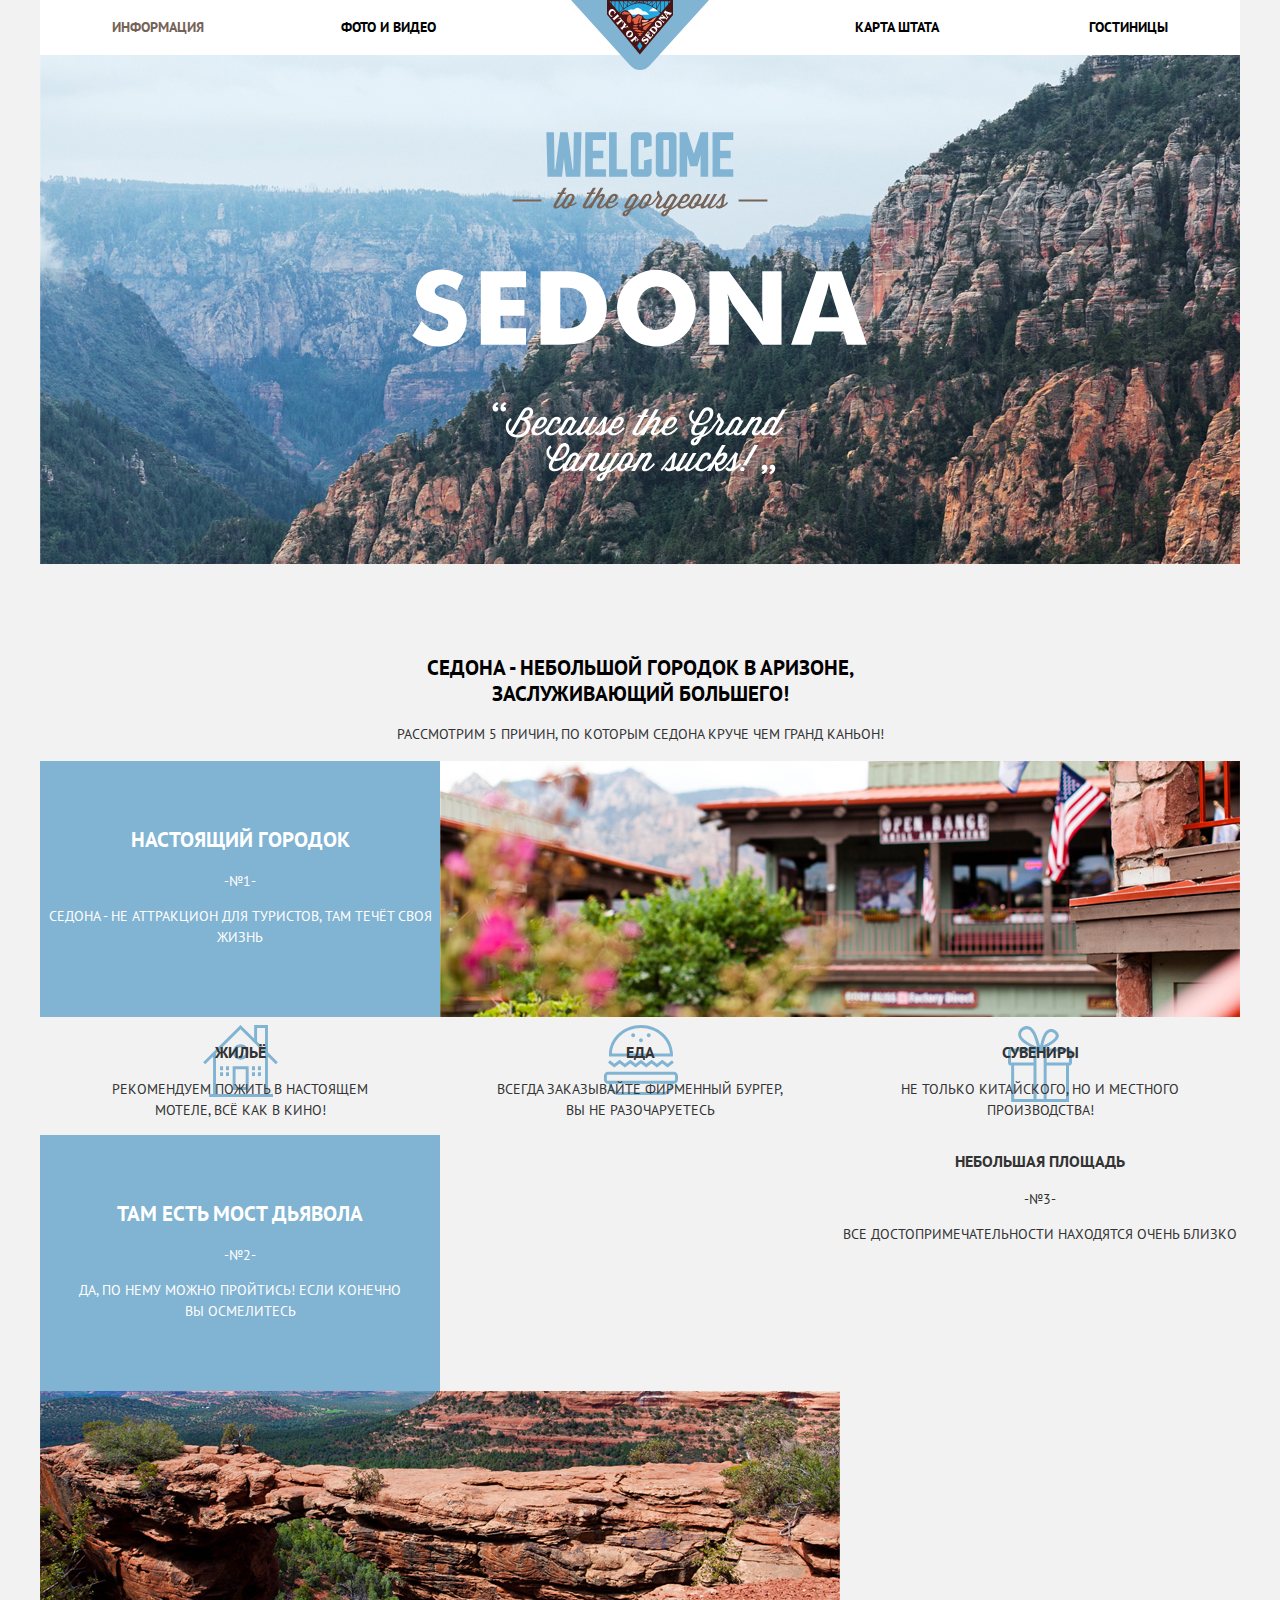
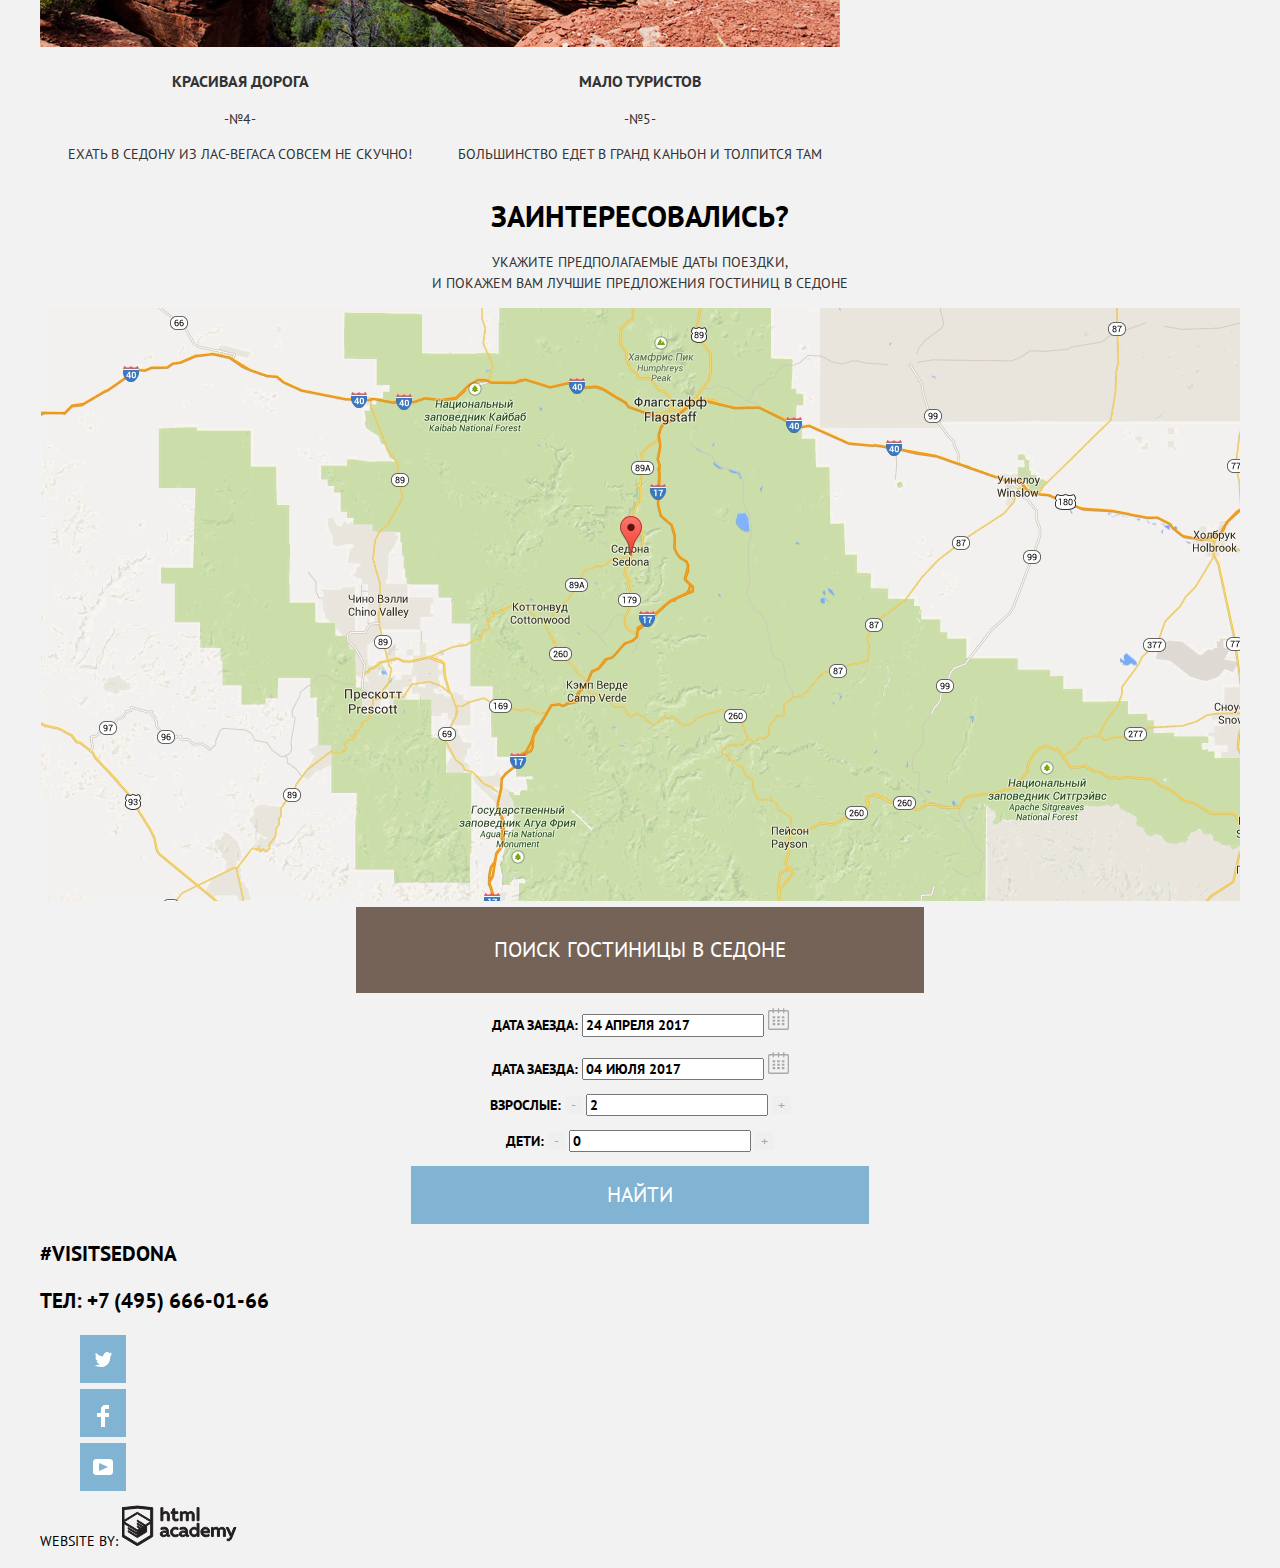
<file: index.html>
<!DOCTYPE html>
<html class="page" lang="ru">

<head>
  <meta charset="utf-8" />
  <title>HTML Academy: Седона</title>
  <link href="https://fonts.googleapis.com/css2?family=PT+Sans:wght@400;700&display=swap" rel="stylesheet" />
  <link rel="stylesheet" href="css/normalize.css" />
  <link rel="stylesheet" href="css/style.css" />
</head>

<body class="page-body">
  <div class="container">
    <header class="main-header">
      <nav class="main-navigator">
        <a class="main-header-logo">
          <img src="img/logo.svg" alt="главный логотип" width="138" height="70">
        </a>
        <ul class="site-navigation">
          <li><a class="information" href="#">Информация</a></li>
          <li><a class="" href="#">Фото и Видео</a></li>
          <li><a class="" href="#">Карта штата</a></li>
          <li><a class="" href="hotels.html">Гостиницы</a></li>
        </ul>
      </nav>
    </header>
    <main class="center">
      <section class="features-welcome">
        <div class="features-img">
          <img src="img/welcome1.svg" width="456" height="350" alt="Приветствие Седона" />
        </div>
        <h1>
          Седона - небольшой городок в аризоне,<br />
          заслуживающий большего!
        </h1>
      </section>
      <section class="features">
        <p>Рассмотрим 5 причин, по которым Седона круче чем Гранд Каньон!</p>
        <ul class="feature-list">
          <li class="feature-list-big">
            <div class="feature-item-blue">
              <h3>Настоящий городок</h3>
              <p>-№1-</p>
              <p>Седона - не аттракцион для туристов, там течёт своя жизнь</p>
            </div>
            <div>
              <img src="img/image1.jpg" width="800" height="256" alt="Городок" />
            </div>
            <ul class="feature-item-inner">
              <li class="feature-item house">
                <h3>Жильё</h3>
                <p>
                  Рекомендуем пожить в настоящем<br />
                  мотеле, всё как в кино!
                </p>
              </li>
              <li class="feature-item food">
                <h3>Еда</h3>
                <p>
                  Всегда заказывайте фирменный бургер,<br />
                  вы не разочаруетесь
                </p>
              </li>
              <li class="feature-item souvenir">
                <h3>Сувениры</h3>
                <p>
                  Не только китайского, но и местного<br />
                  производства!
                </p>
              </li>
            </ul>
          </li>
          <li>
            <div class="feature-item-blue">
              <h3>Там есть мост дьявола</h3>
              <p>-№2-</p>
              <p>
                Да, по нему можно пройтись! Если конечно<br />
                вы осмелитесь
              </p>
            </div>
            <div>
              <img src="img/image2.jpg" width="800" height="256" alt="Мост дьявола" />
            </div>
          </li>
          <li class="feature-item">
            <h3>Небольшая площадь</h3>
            <p>-№3-</p>
            <p>все достопримечательности находятся очень близко</p>
          </li>
          <li class="feature-item">
            <h3>Красивая дорога</h3>
            <p>-№4-</p>
            <p>ехать в седону из лас-вегаса совсем не скучно!</p>
          </li>
          <li class="feature-item">
            <h3>Мало туристов</h3>
            <p>-№5-</p>
            <p>большинство едет в гранд каньон и толпится там</p>
          </li>
        </ul>
      </section>
      <section class="map-registration">
        <h2>Заинтересовались?</h2>
        <p>
          Укажите предполагаемые даты поездки,<br />и покажем Вам лучшие
          предложения гостиниц в Седоне
        </p>
      </section>
      <!-- блок с добавлением карты css -->
      <section class="map-registration">
        <img src="img/map.png" width="1199" height="594" alt="Карта Седоны" />
        <div>
          <button class="button-search" type="button">
            Поиск гостиницы в Седоне
          </button>
          <p>
            <label class="label-search">Дата заезда:</label>
            <input class="input-search" type="text" value="24 апреля 2017" />
            <svg width="21" height="23" viewBox="0 0 21 23" fill="none" xmlns="http://www.w3.org/2000/svg">
              <path fill-rule="evenodd" clip-rule="evenodd"
                d="M16.406 3.02498H19.251C20.217 3.02498 21 3.84698 21 4.86198V21.164C21 22.179 20.217 23 19.251 23H1.75C0.784 23 0 22.179 0 21.164V4.86198C0 3.84698 0.784 3.02498 1.75 3.02498H4.593V1.64798C4.593 1.26698 4.887 0.958984 5.25 0.958984C5.612 0.958984 5.906 1.26698 5.906 1.64798V3.02498H9.844V1.64798C9.844 1.26698 10.138 0.958984 10.501 0.958984C10.862 0.958984 11.156 1.26698 11.156 1.64798V3.02498H15.094V1.64798C15.094 1.26698 15.387 0.958984 15.75 0.958984C16.112 0.958984 16.406 1.26698 16.406 1.64798V3.02498ZM19.5646 21.484C19.6466 21.3979 19.691 21.2828 19.688 21.164H19.689V4.86198C19.689 4.60898 19.493 4.40298 19.252 4.40298H16.407V5.78098C16.407 6.16198 16.113 6.46998 15.751 6.46998C15.388 6.46998 15.095 6.16198 15.095 5.78098V4.40298H11.157V5.78098C11.157 6.16198 10.863 6.46998 10.502 6.46998C10.139 6.46998 9.845 6.16198 9.845 5.78098V4.40298H5.907V5.78098C5.907 6.16198 5.613 6.46998 5.251 6.46998C4.888 6.46998 4.594 6.16198 4.594 5.78098V4.40298H1.75C1.50263 4.40953 1.30696 4.61458 1.312 4.86198V21.164C1.30696 21.4114 1.50263 21.6164 1.75 21.623H19.251C19.3698 21.6201 19.4826 21.5701 19.5646 21.484Z"
                fill="#A9A9A9" />
              <path fill-rule="evenodd" clip-rule="evenodd"
                d="M4.59399 9.2251H7.21899V11.2911H4.59399V9.2251ZM4.59399 12.6681H7.21899V14.7351H4.59399V12.6681ZM7.21899 16.1121H4.59399V18.1781H7.21899V16.1121ZM9.18799 16.1121H11.813V18.1781H9.18799V16.1121ZM11.813 12.6681H9.18799V14.7351H11.813V12.6681ZM9.18799 9.2251H11.813V11.2911H9.18799V9.2251ZM16.406 16.1121H13.781V18.1781H16.406V16.1121ZM13.781 12.6681H16.406V14.7351H13.781V12.6681ZM16.406 9.2251H13.781V11.2911H16.406V9.2251Z"
                fill="#A9A9A9" />
            </svg>
          </p>
          <p>
            <label class="label-search">Дата заезда:</label>
            <input class="input-search" type="text" value="04 июля 2017" />
            <svg width="21" height="23" viewBox="0 0 21 23" fill="none" xmlns="http://www.w3.org/2000/svg">
              <path fill-rule="evenodd" clip-rule="evenodd"
                d="M16.406 3.02498H19.251C20.217 3.02498 21 3.84698 21 4.86198V21.164C21 22.179 20.217 23 19.251 23H1.75C0.784 23 0 22.179 0 21.164V4.86198C0 3.84698 0.784 3.02498 1.75 3.02498H4.593V1.64798C4.593 1.26698 4.887 0.958984 5.25 0.958984C5.612 0.958984 5.906 1.26698 5.906 1.64798V3.02498H9.844V1.64798C9.844 1.26698 10.138 0.958984 10.501 0.958984C10.862 0.958984 11.156 1.26698 11.156 1.64798V3.02498H15.094V1.64798C15.094 1.26698 15.387 0.958984 15.75 0.958984C16.112 0.958984 16.406 1.26698 16.406 1.64798V3.02498ZM19.5646 21.484C19.6466 21.3979 19.691 21.2828 19.688 21.164H19.689V4.86198C19.689 4.60898 19.493 4.40298 19.252 4.40298H16.407V5.78098C16.407 6.16198 16.113 6.46998 15.751 6.46998C15.388 6.46998 15.095 6.16198 15.095 5.78098V4.40298H11.157V5.78098C11.157 6.16198 10.863 6.46998 10.502 6.46998C10.139 6.46998 9.845 6.16198 9.845 5.78098V4.40298H5.907V5.78098C5.907 6.16198 5.613 6.46998 5.251 6.46998C4.888 6.46998 4.594 6.16198 4.594 5.78098V4.40298H1.75C1.50263 4.40953 1.30696 4.61458 1.312 4.86198V21.164C1.30696 21.4114 1.50263 21.6164 1.75 21.623H19.251C19.3698 21.6201 19.4826 21.5701 19.5646 21.484Z"
                fill="#A9A9A9" />
              <path fill-rule="evenodd" clip-rule="evenodd"
                d="M4.59399 9.2251H7.21899V11.2911H4.59399V9.2251ZM4.59399 12.6681H7.21899V14.7351H4.59399V12.6681ZM7.21899 16.1121H4.59399V18.1781H7.21899V16.1121ZM9.18799 16.1121H11.813V18.1781H9.18799V16.1121ZM11.813 12.6681H9.18799V14.7351H11.813V12.6681ZM9.18799 9.2251H11.813V11.2911H9.18799V9.2251ZM16.406 16.1121H13.781V18.1781H16.406V16.1121ZM13.781 12.6681H16.406V14.7351H13.781V12.6681ZM16.406 9.2251H13.781V11.2911H16.406V9.2251Z"
                fill="#A9A9A9" />
            </svg>
          </p>
          <p>
            <label class="label-search">Взрослые:</label>
            <button type="button" class="minus">-</button>
            <input class="input-search" type="text" value="2" />
            <button type="button" class="plus">+</button>
          </p>
          <p>
            <label class="label-search">Дети:</label>
            <button class="minus">-</button>
            <input class="input-search" type="text" value="0" />
            <button class="plus">+</button>
          </p>
          <button class="button-blue" type="button">Найти</button>
        </div>
      </section>
    </main>
    <footer class="page-footer">
      <div class="footer-contacts">
        <h2>#VISITSEDONA</h2>
        <p><a href="tel:+49526660166">ТЕЛ: +7 (495) 666-01-66</a></p>
      </div>
      <div class="footer-social">
        <ul>
          <li>
            <a class="social-button" href="#">
              <svg width="17" height="17" viewBox="0 0 17 17" fill="none" xmlns="http://www.w3.org/2000/svg">
                <path
                  d="M10.95 1.14409C12.635 0.648089 13.934 1.41409 14.527 2.32309C15.2 2.09209 15.858 1.84209 16.538 1.61509C16.5249 2.30145 16.2117 2.94761 15.681 3.38309C16.366 3.55309 16.985 2.89209 16.985 2.89209C16.816 3.89209 15.979 4.68009 15.422 4.91609C15.191 11.6661 12.247 16.1331 5.34498 15.9981H4.89898C4.48898 15.9981 0.734977 15.5381 0.000976562 14.1111C2.27198 14.3071 3.89398 13.6891 4.69398 12.9341C3.73398 12.6341 2.01498 12.4571 1.71498 9.98409C2.06398 10.0901 2.27898 10.2121 2.90498 10.1031C1.70498 9.24709 0.373977 8.53009 0.447977 6.33009C0.732977 6.65809 1.51498 6.86609 1.78798 6.80209C1.08498 6.56109 -0.182023 3.44209 0.893977 1.85009C2.71198 3.70409 4.62898 5.45609 8.04598 5.62309C8.25398 3.33009 9.18298 1.79309 10.95 1.14409Z"
                  fill="white" />
              </svg>
            </a>
          </li>
          <li>
            <a class="social-button" href="#">
              <svg width="12" height="22" viewBox="0 0 12 22" fill="none" xmlns="http://www.w3.org/2000/svg">
                <path d="M12 4V0H8C5.79086 0 4 1.79086 4 4V8H0V12H4V22H8V12H12V8H8V4H12Z" fill="white" />
              </svg>
            </a>
          </li>
          <li>
            <a class="social-button" href="#">
              <svg width="20" height="16" viewBox="0 0 20 16" fill="none" xmlns="http://www.w3.org/2000/svg">
                <path fill-rule="evenodd" clip-rule="evenodd"
                  d="M3 0H17C18.65 0 20 1.35 20 3V13C20 14.65 18.65 16 17 16H3C1.35 16 0 14.65 0 13V3C0 1.35 1.35 0 3 0ZM6.027 4.002V11.998L15.014 8L6.027 4.002Z"
                  fill="white" />
              </svg>
            </a>
          </li>
        </ul>
      </div>
      <div class="footer-copyright">
        <p>
          WEBSITE BY:
          <a class="button" href="https://htmlacademy.ru/intensive/htmlcss">
            <svg width="115" height="41" viewBox="0 0 115 41" fill="none" xmlns="http://www.w3.org/2000/svg">
              <path fill-rule="evenodd" clip-rule="evenodd"
                d="M15.5197 1.05737H15.3509L0 2.71895V31.4945L15.3509 40.8382L30.7018 31.4945V2.71895L15.5197 1.05737ZM77.0183 2.62185H75.0876V15.7311H77.0183V2.62185ZM40.8619 2.63264V7.76843C41.6131 6.9864 42.6386 6.5436 43.7105 6.53843C44.6823 6.47908 45.6329 6.84495 46.3253 7.54479C47.0177 8.24462 47.3866 9.21244 47.3399 10.2068V15.7634H45.367V10.4658C45.4231 9.94897 45.2754 9.43059 44.9566 9.02553C44.6377 8.62047 44.174 8.36218 43.6683 8.3079H43.3518C42.3456 8.36979 41.4321 8.9295 40.9041 9.80764V15.7634H38.8995V2.63264H40.8619ZM77.0183 31.4837H75.2775V30.0595C74.4828 31.1353 73.23 31.7538 71.9119 31.7211C69.4751 31.5528 67.5825 29.4822 67.5825 26.9845C67.5825 24.4867 69.4751 22.4162 71.9119 22.2479C73.1195 22.2052 74.2818 22.7203 75.0771 23.6505V18.3205H77.0183V31.4837ZM47.0656 30.0595C47.263 30.0515 47.4583 30.0152 47.6459 29.9516V31.3866C47.2482 31.5404 46.826 31.6172 46.4009 31.6132C45.6482 31.6769 44.9394 31.2429 44.639 30.5342C43.7036 31.31 42.5302 31.7227 41.3261 31.6995C39.733 31.6995 38.256 30.804 38.256 28.9482C38.256 26.65 40.3661 25.9379 42.1702 25.9379C42.9402 25.9505 43.707 26.0408 44.4596 26.2076V25.884C44.4596 24.805 43.6578 23.9742 42.1491 23.9742C41.0585 23.9764 39.9804 24.2116 38.9839 24.6647V22.8305C40.0678 22.451 41.204 22.2506 42.3495 22.2371C44.8394 22.2371 46.3693 23.4455 46.3693 26.1753V29.4121C46.3546 29.5668 46.401 29.721 46.4981 29.8406C46.5951 29.9601 46.7349 30.035 46.8862 30.0487H47.0656V30.0595ZM40.2711 28.8403C40.298 29.229 40.4761 29.5905 40.7655 29.844C41.055 30.0974 41.4317 30.2217 41.8115 30.189H41.9275C42.8819 30.1906 43.7973 29.8022 44.4702 29.11V27.5779C43.842 27.4414 43.2026 27.3655 42.5605 27.3513C41.5055 27.3513 40.2817 27.7074 40.2817 28.8403H40.2711ZM56.0229 22.9384C55.1962 22.4632 54.2596 22.2246 53.3115 22.2479H52.9422C51.7332 22.2873 50.5891 22.8166 49.7619 23.7192C48.9347 24.6218 48.4923 25.8236 48.5321 27.06V27.5024C48.6957 30.0004 50.805 31.8921 53.2482 31.7318C54.2519 31.7555 55.2477 31.5452 56.1601 31.1168V29.2718C55.3769 29.7215 54.4945 29.9591 53.5963 29.9624C52.5199 30.0288 51.4963 29.4793 50.9385 28.5356C50.3806 27.5918 50.3806 26.4095 50.9385 25.4658C51.4963 24.522 52.5199 23.9725 53.5963 24.039C54.461 24.0357 55.3066 24.2989 56.0229 24.7942V22.9384ZM66.1514 30.0595C66.3488 30.0515 66.5441 30.0152 66.7317 29.9516V31.3866C66.334 31.5404 65.9118 31.6172 65.4867 31.6132C64.734 31.6769 64.0252 31.2429 63.7248 30.5342C62.7894 31.31 61.616 31.7227 60.4119 31.6995C58.8188 31.6995 57.3417 30.804 57.3417 28.9482C57.3417 26.65 59.4518 25.9379 61.256 25.9379C62.0259 25.9505 62.7928 26.0408 63.5454 26.2076V25.884C63.5454 24.805 62.7436 23.9742 61.2349 23.9742C60.1443 23.9764 59.0662 24.2116 58.0697 24.6647V22.8305C59.1536 22.451 60.2897 22.2506 61.4353 22.2371C63.9252 22.2371 65.455 23.4455 65.455 26.1753V29.4121C65.4404 29.5668 65.4868 29.721 65.5838 29.8406C65.6809 29.9601 65.8207 30.035 65.972 30.0487H66.1514V30.0595ZM59.855 29.8481C59.5632 29.5943 59.3837 29.2311 59.3569 28.8403H59.378C59.378 27.7074 60.5385 27.3513 61.6569 27.3513C62.299 27.3655 62.9383 27.4414 63.5665 27.5779V29.11C62.8937 29.8022 61.9782 30.1906 61.0239 30.189H60.9078C60.5263 30.2247 60.1469 30.1019 59.855 29.8481ZM69.3271 26.9305C69.3271 25.2859 70.6308 23.9526 72.239 23.9526L72.2601 24.0066C73.4742 24.0066 74.5742 24.7382 75.0665 25.8732V28.0311C74.5856 29.1871 73.4673 29.9296 72.239 29.9084C70.6308 29.9084 69.3271 28.5752 69.3271 26.9305ZM83.3486 22.2479C86.8408 22.2479 88.0541 25.1395 87.4844 27.7397H80.922C81.1436 29.3582 82.6839 30.0163 84.2876 30.0163C85.2509 30.0196 86.2027 29.8021 87.0729 29.3797V31.1061C86.0736 31.5421 84.9939 31.7519 83.9078 31.7211C81.2385 31.7211 78.8963 30.189 78.8963 26.9521C78.8362 25.7502 79.2482 24.5736 80.0408 23.6841C80.8334 22.7945 81.9408 22.2658 83.1165 22.2155H83.3486V22.2479ZM80.8693 26.1753C80.9704 24.8237 82.1216 23.8104 83.4436 23.9095H83.4858C84.1064 23.8531 84.7196 24.08 85.1612 24.5295C85.6028 24.979 85.8275 25.6051 85.7752 26.24H80.8693V26.1753ZM89.489 31.4621V22.4961H91.2298V23.575C91.9777 22.7197 93.041 22.2229 94.1628 22.2047C95.2951 22.1328 96.3712 22.7163 96.9482 23.7153C97.7407 22.8335 98.8477 22.3161 100.018 22.2803C100.952 22.2327 101.859 22.6011 102.507 23.2901C103.154 23.9792 103.478 24.9213 103.394 25.8732V31.4837H101.39V25.9271C101.437 25.4734 101.306 25.0191 101.024 24.6647C100.743 24.3104 100.336 24.0852 99.8917 24.039H99.6174C98.7512 24.0941 97.9525 24.536 97.4335 25.2474V31.4837H95.4289V25.9271C95.4728 25.47 95.3357 25.0139 95.0481 24.6611C94.7606 24.3082 94.3467 24.088 93.8991 24.0497H93.6881C92.7466 24.1344 91.8915 24.6449 91.3564 25.4416V31.5161H89.5312L89.489 31.4621ZM113.977 22.4745H111.972L109.324 29.2718L106.306 22.4853H104.196L108.417 31.5484L108.237 32.0016C107.72 33.3611 107.003 34.0516 106.053 34.0516C105.75 34.0548 105.447 34.0112 105.156 33.9221V35.6161C105.536 35.7125 105.926 35.7632 106.317 35.7671C107.646 35.7671 108.902 35.0226 109.851 32.6813L113.977 22.4745ZM52.689 6.78658V3.54974L50.7266 4.01369V6.73264H49.144V8.49132H50.7899V12.9905C50.7231 13.817 51.0244 14.6301 51.61 15.2038C52.1955 15.7775 53.0028 16.0505 53.8073 15.9468C54.5996 15.9535 55.3875 15.8259 56.139 15.5692V13.8429C55.5727 14.0781 54.9672 14.199 54.356 14.199C53.2165 14.199 52.689 13.8105 52.689 12.6237V8.5129H55.8541V6.78658H52.689ZM58.3862 15.7526V6.75421H60.1376V7.83316C60.8811 6.97655 61.9403 6.476 63.0601 6.45211C64.1624 6.38099 65.2146 6.93142 65.8032 7.88711C66.5958 7.00534 67.7028 6.48794 68.8734 6.45211C69.8138 6.41462 70.7233 6.79859 71.364 7.50353C72.0046 8.20846 72.3126 9.16418 72.2073 10.1205V15.7418H70.2028V10.1853C70.2499 9.73151 70.1184 9.27721 69.8373 8.92287C69.5561 8.56853 69.1485 8.34334 68.7046 8.29711H68.4619C67.5957 8.35228 66.797 8.7942 66.278 9.50553V15.7418H64.2734V10.1853C64.3206 9.73151 64.1891 9.27721 63.9079 8.92287C63.6268 8.56853 63.2191 8.34334 62.7752 8.29711H62.5326C61.5911 8.38181 60.736 8.89229 60.2009 9.68895V15.7634H58.3862V15.7526ZM28.6972 30.3033L28.7078 30.2968L28.6972 30.3184V30.3033ZM28.6972 18.3205V30.3033L15.3509 38.4321L2.00459 30.3184V18.5147L15.2876 26.6068V28.0311L6.18257 22.5284V23.9418L15.3404 29.5632V31.0629L6.19312 25.4955V26.9521L15.3509 32.5734L24.5826 26.9197V20.8129L28.6972 18.3205ZM28.7078 16.7776L25.0362 18.9355L23.3482 20.0145L15.3087 15.0837V16.4971L22.156 20.7266L22.0083 20.8237L20.9532 21.4063L15.2876 17.9537V19.3995L19.761 22.1184L18.706 22.8413L15.3298 20.7913V22.2047L17.5454 23.5426L15.2982 24.9021L2.11009 16.864L15.3087 8.72869L28.7078 16.7776ZM15.2876 7.27211L28.7078 15.3534V4.56395L15.3615 3.12895L2.01514 4.56395V15.3534L15.2876 7.27211Z"
                fill="#231F20" />
            </svg>
          </a>
        </p>
      </div>
    </footer>
  </div>
</body>

</html>
</file>
<file: css/style.css>
:root {
  --black: #000000;
  --blackthree: #333333;
  --body: #f2f2f2;
  --white: #ffffff;
  --blue: #23a9e1;
  --light-blue: #81b3d2;
  --simple-blue: #669ec0;
  --dark-blue: #5496bd;
  --red: #ff0000;
  --black-grey: #6a6a6a;
  --grey: #bdbbbc;
  --brown: #766357;
  --borwn-simle: #604e43;
  --brown-black: #503e33;
  --black-footer: #231f20;
  --minusgrey: #a9a9a9;
  --up: #cacaca;
}
body {
  font-family: "PT Sans", "Arial", sans-serif;
  font-size: 14px;
  line-height: 21px;
  color: var(--blackthree);
  text-transform: uppercase;
  background-color: var(--body);
}
.page a {
  text-decoration: none;
}
img {
  max-width: 100%;
  height: auto;
}
.main-navigator {
  position: relative;
  font-size: 14px;
  line-height: 26px;
  color: var(--black);
  background-color: var(--white);
}
.site-navigation {
  list-style: none;
  margin: 0;
  padding: 0 72px;
  display: flex;
}
.site-navigation li {
  width: 229px;
  padding: 14px 0;
  padding-bottom: 15px;
}
.site-navigation li:nth-child(3) {
  margin-left: auto;
  margin-right: 0;
}
.site-navigation li:nth-child(n + 3) {
  text-align: right;
}
.site-navigation a {
  color: var(--black);
  font-weight: bold;
  text-decoration: none;
}
.site-navigation a:hover,
.site-navigation a:focus {
  background-color: var(--white);
  color: var(--light-blue);
}
.site-navigation a:active {
  background-color: var(--white);
  color: var(--black);
  opacity: 0.3;
}
.site-navigation .information {
  color: var(--brown);
}
.site-navigation .hotels {
  color: var(--brown);
}
.features-welcome {
  list-style: none;
  text-align: center;
  font-size: 14px;
  line-height: 21px;
}
.features-img {
  padding-top: 77px;
  width: 1200px;
  height: 509px;
  background-repeat: no-repeat;
  text-align: center;
  background-image: url("../img/backgroundsedona.jpg");
}
.features-welcome h1 {
  text-align: center;
  list-style: none;
  font-size: 21px;
  line-height: 26px;
  color: var(--black);
}
.features {
  list-style: none;
  text-align: center;
  font-size: 14px;
  line-height: 26px;
}
.features h2 {
  text-align: center;
  font-size: 14px;
  line-height: 26px;
  font-style: normal;
  color: var(--black);
}
.feature-list {
  list-style: none;
  padding: 0;
  display: flex;
  flex-wrap: wrap;
}
.feature-item {
  list-style: none;
  text-align: center;
  font-size: 14px;
  line-height: 21px;
}
.feature-list-big {
  width: 100%;
  display: flex;
  flex-wrap: wrap;
}
.feature-item.house {
  background: url("../img/icon-1house.svg") no-repeat top center;
}
.feature-item.food {
  background: url("../img/icon-3food.svg") no-repeat top center;
}
.feature-item.souvenir {
  background: url("../img/icon-2souvenir.svg") no-repeat top center;
}
.feature-item .feature-item h3 {
  text-align: center;
  font-size: 21px;
  line-height: 21px;
  color: var(--black);
}
.feature-item-blue {
  list-style: none;
  text-align: center;
  font-size: 14px;
  line-height: 21px;
  color: var(--white);
  background-color: var(--light-blue);
  width: 400px;
  height: 256px;
  padding-top: 47px;
  box-sizing: border-box;
}
.feature-item-inner {
  padding: 0;
  display: flex;
}
.feature-item {
  width: 400px;
  padding: ;
}
.feature-item-blue h3 {
  list-style: none;
  text-align: center;
  font-size: 21px;
  line-height: 21px;
}
.map-registration {
  list-style: none;
  text-align: center;
  font-size: 14px;
  line-height: 21px;
  color: var(--blackthree);
}
.map-registration h2 {
  list-style: none;
  text-align: center;
  font-size: 30px;
  line-height: 24px;
  color: var(--black);
}
.button-search {
  text-transform: uppercase;
  color: var(--white);
  background-color: var(--brown);
  font-size: 21px;
  line-height: 26px;
  width: 568px;
  height: 86px;
  border: none;
}
.button-search:hover,
.button-search:focus {
  background-color: var(--borwn-simle);
  color: var(--white);
}
.button-search:active {
  background-color: var(--brown-black);
  color: var(--white);
}
.button-blue {
  color: var(--white);
  background-color: var(--light-blue);
  font-size: 21px;
  line-height: 21px;
  width: 458px;
  height: 58px;
  text-transform: uppercase;
  border: none;
}
.button-blue:hover,
.button-blue:focus {
  background-color: var(--simple-blue);
  color: var(--white);
}
.button-blue:active {
  background-color: var(--dark-blue);
  color: var(--white);
  mix-blend-mode: normal;
}
.label-search {
  font-weight: bold;
  text-transform: uppercase;
  color: var(--black);
}
.input-search {
  font-weight: bold;
  text-transform: uppercase;
  color: var(--black);
}
.page-footer {
  font-size: 14px;
  line-height: 21px;
  list-style: none;
}
.footer-contacts {
  text-transform: uppercase;
  font-size: 21px;
  line-height: 26px;
  color: var(--black);
  text-align: bold;
}
.footer-contacts a {
  color: var(--black);
  font-size: 21px;
  line-height: 26px;
  font-weight: bold;
}
.footer-contacts h2 {
  font-size: 21px;
  line-height: 26px;
  font-weight: bold;
}
.footer-social {
  text-align: center;
}
.footer-social ul {
  list-style: none;
}
.footer-copyright {
  color: var(--black);
}
.footer-copyright p {
  font-size: 14px;
  line-height: 26px;
}
.social-button {
  box-sizing: border-box;
  display: block;
  margin: 0 6px 6px 0;
  padding-top: 16px;
  width: 46px;
  height: 48px;
  color: var(--black);
  background-color: var(--light-blue);
}
.social-button:hover,
.social-button:focus {
  background-color: var(--simple-blue);
  width: 46px;
  height: 48px;
}
.social-button a:active {
  background-color: var(--dark-blue);
  opacity: 0.3;
}
.button {
  box-shadow: none;
  width: 115px;
  height: 41px;
}
.button {
  box-shadow: none;
  width: 115px;
  height: 41px;
  stroke: var(--black-footer);
}
.button:hover,
.button:focus {
  box-shadow: none;
  stroke: var(--light-blue);
}
.button:active {
  box-shadow: none;
  stroke: var(--grey);
}
.minus {
  border: none;
  color: var(--minusgrey);
}
.minus:hover,
.minus:focus {
  color: var(--black);
}
.minus:active {
  color: var(--light-blue);
}
.plus {
  border: none;
  color: var(--minusgrey);
}
.plus:hover,
.plus:focus {
  color: var(--black);
}
.plus:active {
  color: var(--light-blue);
}
/**hotels**/
.filter-menu {
  background-image: url("../img/background-hotels.png");
  background-repeat: no-repeat;
  width: 1200px;
}
.true {
  text-decoration: none;
  list-style: none;
}
.option {
  color: var(--white);
}
.optionclass {
  list-style: none;
}
.option li {
  list-style: none;
}
.filter-option-1 {
  text-align: left;
}
.filter-option ul {
  list-style: none;
}
.filter-option-2 {
  text-align: center;
}
.filter-option-3 {
  text-align: right;
}
.sorting-2 {
  font-size: 12px;
  line-height: 18px;
}
.sorting a {
  font-size: 12px;
  line-height: 18px;
}
.sorting-1 {
  font-size: 21px;
  line-height: 26px;
  color: var(--black);
}
.sorting-2 {
  font-size: 12px;
  line-height: 18px;
  color: var(--black);
}
.sorting a {
  color: var(--black);
}
.sorting a:hover,
.sorting a:focus {
  color: var(--light-blue);
}
.sorting a:active {
  color: var(--black);
}
.sorting .sorting-3 {
  color: var(--light-blue);
}
.result {
}
.buttonlook {
}
.hotel h3 {
  list-style: none;
  color: var(--black);
  font-size: 21px;
  line-height: 26px;
}
.hotel {
  list-style: none;
}
.hotel h3:hover,
.hotel:focus {
  color: var(--light-blue);
}
.hotel h3:active {
  color: var(--black);
  background-color: var(--white);
  opacity: 0.3;
}
.botton-more {
  margin-top: 3px;
  width: 110px;
  height: 27px;
  left: 212px;
  top: 953px;
  float: left;
  font-weight: bold;
  text-align: center;
  font-size: 14px;
  line-height: 21px;
  background-color: var(--light-blue);
  color: var(--white);
  text-decoration: none;
  border: none;
  text-decoration: none;
}
.botton-more:hover,
.button-more:focus {
  background-color: var(--simple-blue);
  color: var(--white);
}
.button-more:active {
  background-color: var(--dark-blue);
  color: var(--white);
  mix-blend-mode: normal;
  opacity: 0.3;
}
.botton-book {
  width: 142px;
  height: 27px;
  left: 328px;
  float: left;
  font-weight: bold;
  text-align: center;
  font-size: 14px;
  line-height: 21px;
  background-color: var(--brown);
  color: var(--white);
  text-decoration: none;
}
.botton-book:active {
  background-color: var(--borwn-simle);
}
.visually-hidden {
  position: absolute;
  clip: rect(0 0 0 0);
  width: 1px;
  height: 1px;
  margin: -1px;
}
svg {
  fill: currentColor;
}
.up {
  border-color: var(--up);
  border: currentColor;
}
.up:hover,
.up:focus {
  border-color: var(--black);
}
.up:active {
  border-color: var(--light-blue);
}
.rating {
  content: " ";
  background-image: url(../img/star.png);
  background: repeat 4;
}
.main-header-logo {
  position: absolute;
  top: 0;
  left: 50%;
  transform: translateX(-50%); 
}
/* container grid */
.container {
  display: grid;
  grid-template-rows: min-content 1fr min-content;
  height: 100%;
  width: 1200px;
  margin: 0 auto;
}
/* container */
/* flex */
</file>
